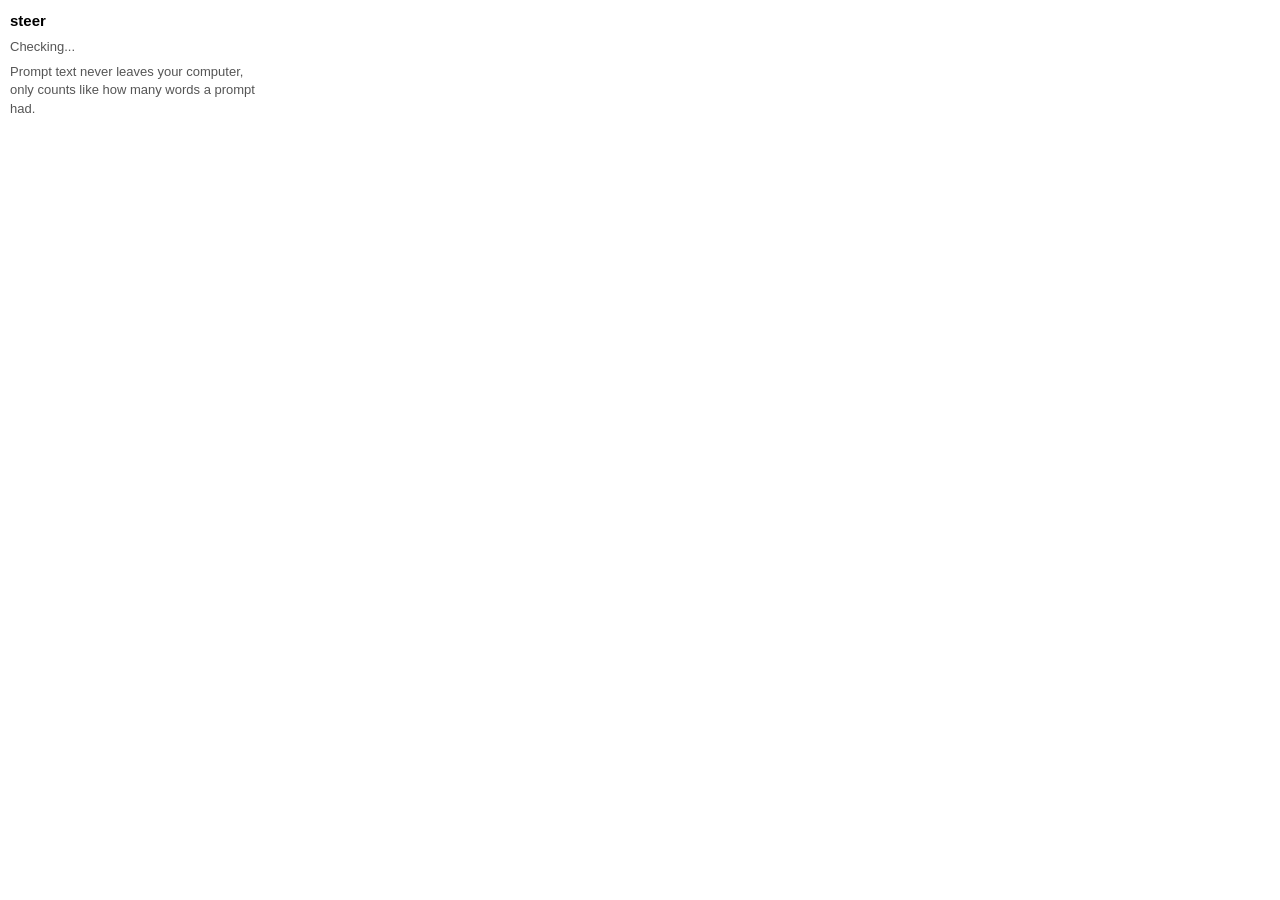
<file: extension/popup.html>
<!doctype html>
<html lang="en">
<head>
<meta charset="utf-8">
<style>
body{margin:0;width:280px;background:#fff;color:#000;font:13px/1.45 Arial,Helvetica,sans-serif}
main{padding:10px}
h1{font-size:15px;margin:0 0 6px}
p{margin:6px 0}
.muted{color:#555}
.red{color:#c00}
select,button{font:inherit;border:1px solid #000;border-radius:0;background:#fff;padding:2px 4px}
</style>
</head>
<body>
<main>
<h1>steer</h1>
<p id="state" class="muted">Checking...</p>
<p id="pick" hidden><label>Count ChatGPT and Claude time toward<br><select id="project"></select></label></p>
<p class="muted">Prompt text never leaves your computer, only counts like how many words a prompt had.</p>
</main>
<script src="popup.js"></script>
</body>
</html>
</file>
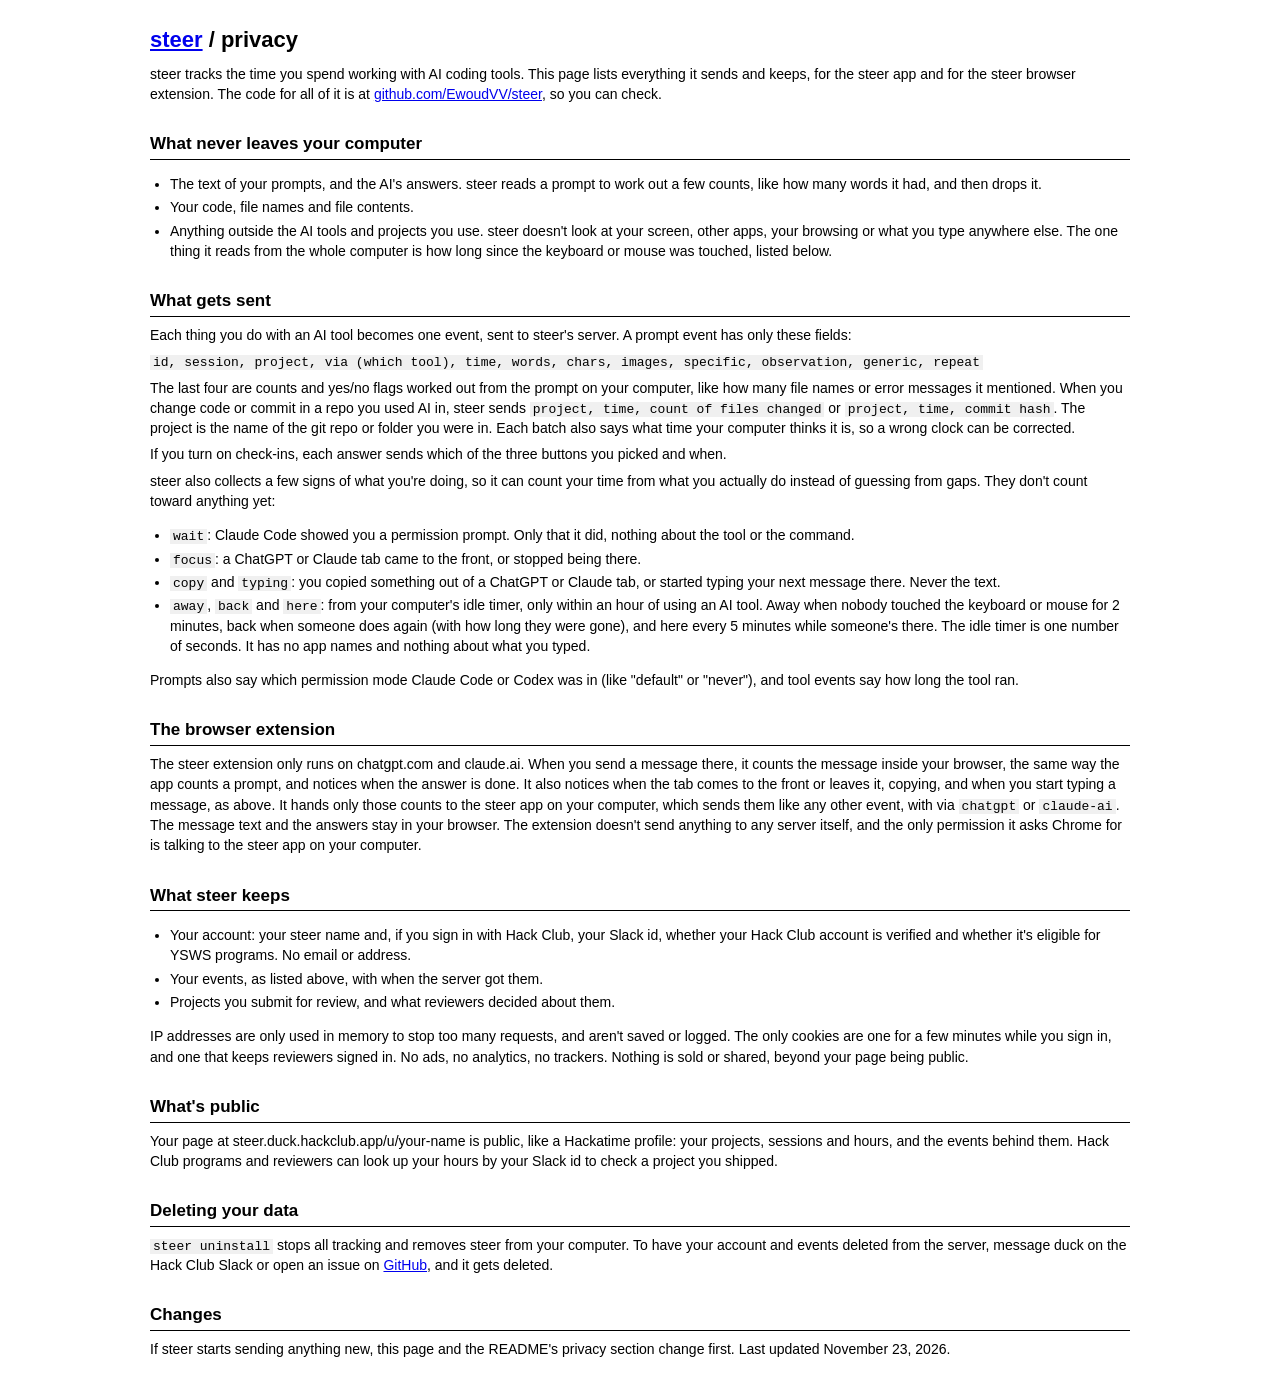
<file: web/privacy.html>
<!doctype html>
<html lang="en">
<head>
<meta charset="utf-8">
<meta name="viewport" content="width=device-width, initial-scale=1">
<meta http-equiv="Content-Security-Policy" content="default-src 'none'; style-src 'self' 'unsafe-inline'; img-src 'self' data:; form-action 'none'; base-uri 'none'">
<title>steer · privacy</title>
<link rel="stylesheet" href="style.css">
</head>
<body>
<main>
<h1><a href="/">steer</a> / privacy</h1>
<p>steer tracks the time you spend working with AI coding tools. This page lists everything it sends and keeps, for the steer app and for the steer browser extension. The code for all of it is at <a href="https://github.com/EwoudVV/steer">github.com/EwoudVV/steer</a>, so you can check.</p>

<h2>What never leaves your computer</h2>
<ul>
<li>The text of your prompts, and the AI's answers. steer reads a prompt to work out a few counts, like how many words it had, and then drops it.</li>
<li>Your code, file names and file contents.</li>
<li>Anything outside the AI tools and projects you use. steer doesn't look at your screen, other apps, your browsing or what you type anywhere else. The one thing it reads from the whole computer is how long since the keyboard or mouse was touched, listed below.</li>
</ul>

<h2>What gets sent</h2>
<p>Each thing you do with an AI tool becomes one event, sent to steer's server. A prompt event has only these fields:</p>
<p><code>id, session, project, via (which tool), time, words, chars, images, specific, observation, generic, repeat</code></p>
<p>The last four are counts and yes/no flags worked out from the prompt on your computer, like how many file names or error messages it mentioned. When you change code or commit in a repo you used AI in, steer sends <code>project, time, count of files changed</code> or <code>project, time, commit hash</code>. The project is the name of the git repo or folder you were in. Each batch also says what time your computer thinks it is, so a wrong clock can be corrected.</p>
<p>If you turn on check-ins, each answer sends which of the three buttons you picked and when.</p>
<p>steer also collects a few signs of what you're doing, so it can count your time from what you actually do instead of guessing from gaps. They don't count toward anything yet:</p>
<ul>
<li><code>wait</code>: Claude Code showed you a permission prompt. Only that it did, nothing about the tool or the command.</li>
<li><code>focus</code>: a ChatGPT or Claude tab came to the front, or stopped being there.</li>
<li><code>copy</code> and <code>typing</code>: you copied something out of a ChatGPT or Claude tab, or started typing your next message there. Never the text.</li>
<li><code>away</code>, <code>back</code> and <code>here</code>: from your computer's idle timer, only within an hour of using an AI tool. Away when nobody touched the keyboard or mouse for 2 minutes, back when someone does again (with how long they were gone), and here every 5 minutes while someone's there. The idle timer is one number of seconds. It has no app names and nothing about what you typed.</li>
</ul>
<p>Prompts also say which permission mode Claude Code or Codex was in (like "default" or "never"), and tool events say how long the tool ran.</p>

<h2>The browser extension</h2>
<p>The steer extension only runs on chatgpt.com and claude.ai. When you send a message there, it counts the message inside your browser, the same way the app counts a prompt, and notices when the answer is done. It also notices when the tab comes to the front or leaves it, copying, and when you start typing a message, as above. It hands only those counts to the steer app on your computer, which sends them like any other event, with via <code>chatgpt</code> or <code>claude-ai</code>. The message text and the answers stay in your browser. The extension doesn't send anything to any server itself, and the only permission it asks Chrome for is talking to the steer app on your computer.</p>

<h2>What steer keeps</h2>
<ul>
<li>Your account: your steer name and, if you sign in with Hack Club, your Slack id, whether your Hack Club account is verified and whether it's eligible for YSWS programs. No email or address.</li>
<li>Your events, as listed above, with when the server got them.</li>
<li>Projects you submit for review, and what reviewers decided about them.</li>
</ul>
<p>IP addresses are only used in memory to stop too many requests, and aren't saved or logged. The only cookies are one for a few minutes while you sign in, and one that keeps reviewers signed in. No ads, no analytics, no trackers. Nothing is sold or shared, beyond your page being public.</p>

<h2>What's public</h2>
<p>Your page at steer.duck.hackclub.app/u/your-name is public, like a Hackatime profile: your projects, sessions and hours, and the events behind them. Hack Club programs and reviewers can look up your hours by your Slack id to check a project you shipped.</p>

<h2>Deleting your data</h2>
<p><code>steer uninstall</code> stops all tracking and removes steer from your computer. To have your account and events deleted from the server, message duck on the Hack Club Slack or open an issue on <a href="https://github.com/EwoudVV/steer/issues">GitHub</a>, and it gets deleted.</p>

<h2>Changes</h2>
<p>If steer starts sending anything new, this page and the README's privacy section change first. Last updated November 23, 2026.</p>
</main>
</body>
</html>
</file>
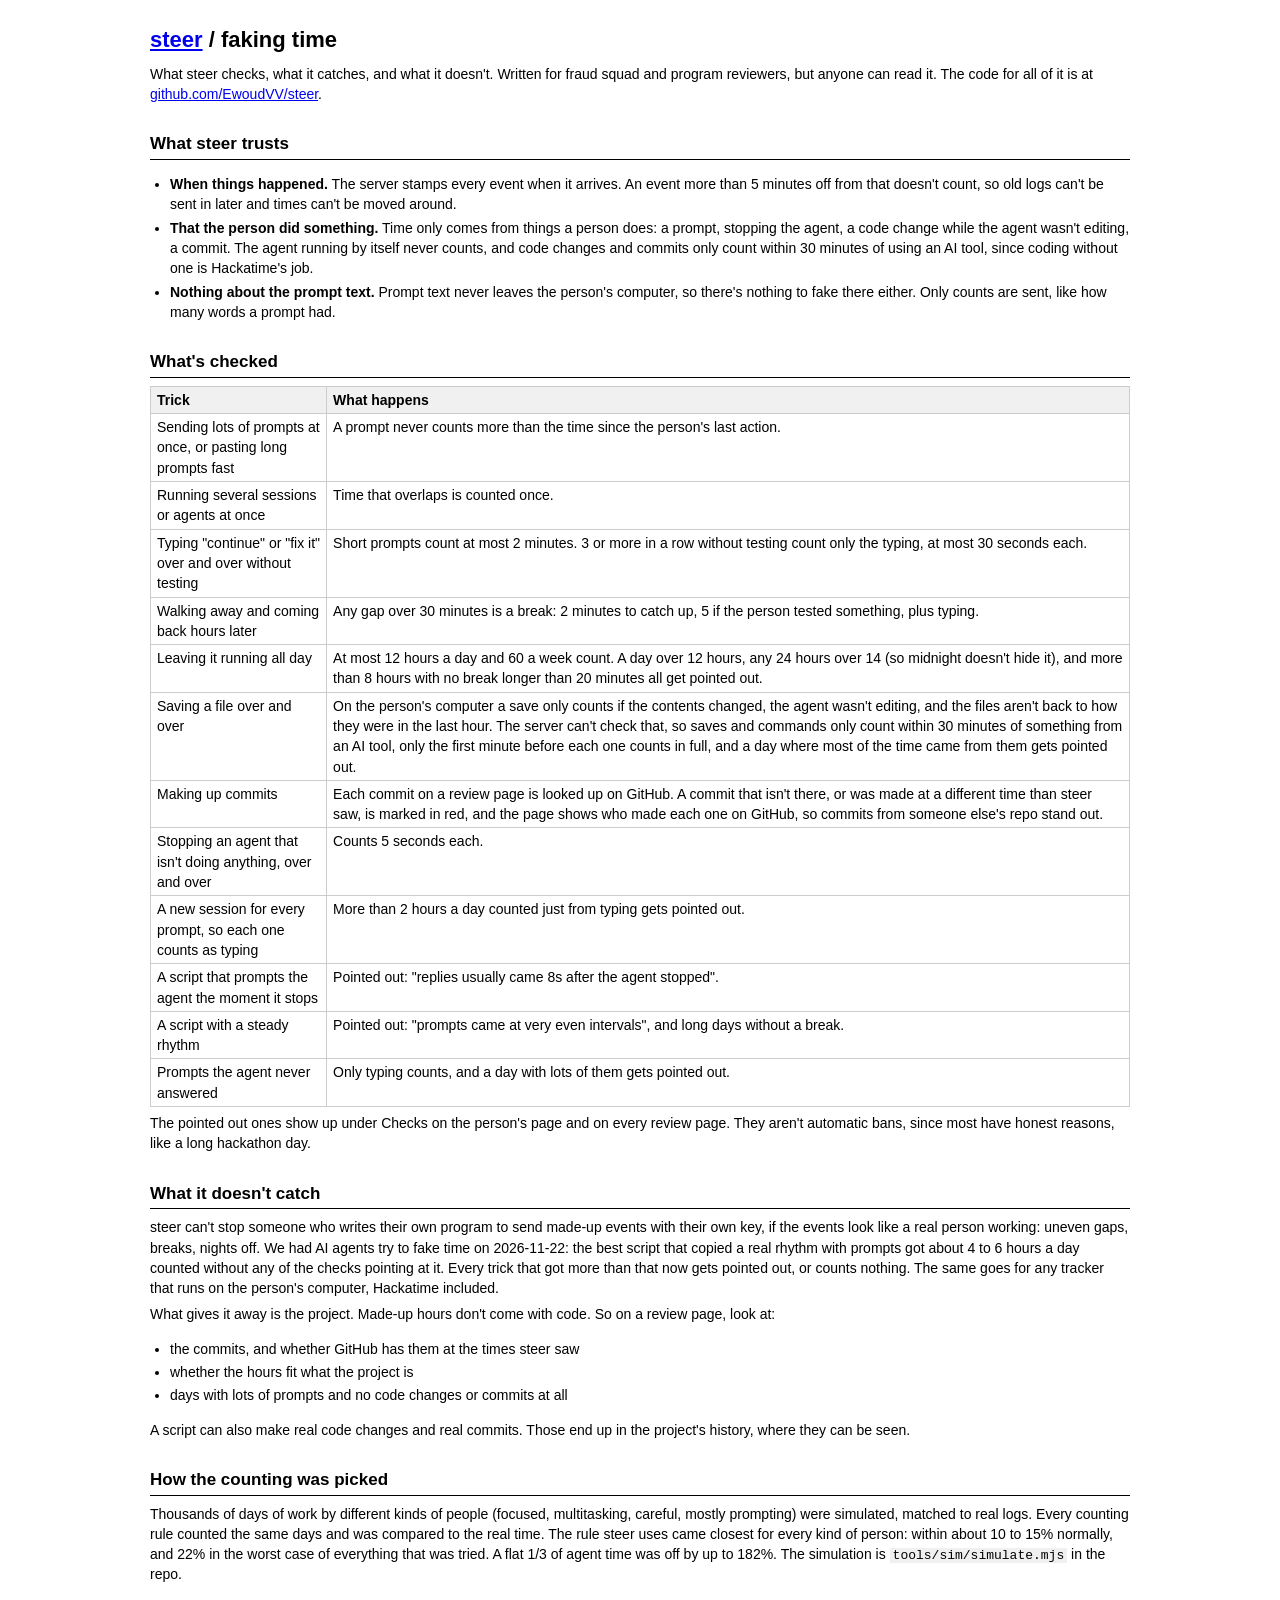
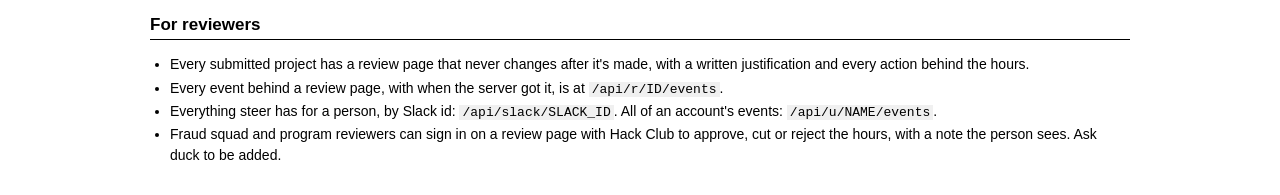
<file: web/trust.html>
<!doctype html>
<html lang="en">
<head>
<meta charset="utf-8">
<meta name="viewport" content="width=device-width, initial-scale=1">
<meta http-equiv="Content-Security-Policy" content="default-src 'none'; style-src 'self' 'unsafe-inline'; img-src 'self' data:; form-action 'none'; base-uri 'none'">
<title>steer · faking time</title>
<link rel="stylesheet" href="style.css">
</head>
<body>
<main>
<h1><a href="/">steer</a> / faking time</h1>
<p>What steer checks, what it catches, and what it doesn't. Written for fraud squad and program reviewers, but anyone can read it. The code for all of it is at <a href="https://github.com/EwoudVV/steer">github.com/EwoudVV/steer</a>.</p>

<h2>What steer trusts</h2>
<ul>
<li><b>When things happened.</b> The server stamps every event when it arrives. An event more than 5 minutes off from that doesn't count, so old logs can't be sent in later and times can't be moved around.</li>
<li><b>That the person did something.</b> Time only comes from things a person does: a prompt, stopping the agent, a code change while the agent wasn't editing, a commit. The agent running by itself never counts, and code changes and commits only count within 30 minutes of using an AI tool, since coding without one is Hackatime's job.</li>
<li><b>Nothing about the prompt text.</b> Prompt text never leaves the person's computer, so there's nothing to fake there either. Only counts are sent, like how many words a prompt had.</li>
</ul>

<h2>What's checked</h2>
<table class="list">
<tr><th>Trick</th><th>What happens</th></tr>
<tr><td>Sending lots of prompts at once, or pasting long prompts fast</td><td>A prompt never counts more than the time since the person's last action.</td></tr>
<tr><td>Running several sessions or agents at once</td><td>Time that overlaps is counted once.</td></tr>
<tr><td>Typing "continue" or "fix it" over and over without testing</td><td>Short prompts count at most 2 minutes. 3 or more in a row without testing count only the typing, at most 30 seconds each.</td></tr>
<tr><td>Walking away and coming back hours later</td><td>Any gap over 30 minutes is a break: 2 minutes to catch up, 5 if the person tested something, plus typing.</td></tr>
<tr><td>Leaving it running all day</td><td>At most 12 hours a day and 60 a week count. A day over 12 hours, any 24 hours over 14 (so midnight doesn't hide it), and more than 8 hours with no break longer than 20 minutes all get pointed out.</td></tr>
<tr><td>Saving a file over and over</td><td>On the person's computer a save only counts if the contents changed, the agent wasn't editing, and the files aren't back to how they were in the last hour. The server can't check that, so saves and commands only count within 30 minutes of something from an AI tool, only the first minute before each one counts in full, and a day where most of the time came from them gets pointed out.</td></tr>
<tr><td>Making up commits</td><td>Each commit on a review page is looked up on GitHub. A commit that isn't there, or was made at a different time than steer saw, is marked in red, and the page shows who made each one on GitHub, so commits from someone else's repo stand out.</td></tr>
<tr><td>Stopping an agent that isn't doing anything, over and over</td><td>Counts 5 seconds each.</td></tr>
<tr><td>A new session for every prompt, so each one counts as typing</td><td>More than 2 hours a day counted just from typing gets pointed out.</td></tr>
<tr><td>A script that prompts the agent the moment it stops</td><td>Pointed out: "replies usually came 8s after the agent stopped".</td></tr>
<tr><td>A script with a steady rhythm</td><td>Pointed out: "prompts came at very even intervals", and long days without a break.</td></tr>
<tr><td>Prompts the agent never answered</td><td>Only typing counts, and a day with lots of them gets pointed out.</td></tr>
</table>
<p>The pointed out ones show up under Checks on the person's page and on every review page. They aren't automatic bans, since most have honest reasons, like a long hackathon day.</p>

<h2>What it doesn't catch</h2>
<p>steer can't stop someone who writes their own program to send made-up events with their own key, if the events look like a real person working: uneven gaps, breaks, nights off. We had AI agents try to fake time on 2026-11-22: the best script that copied a real rhythm with prompts got about 4 to 6 hours a day counted without any of the checks pointing at it. Every trick that got more than that now gets pointed out, or counts nothing. The same goes for any tracker that runs on the person's computer, Hackatime included.</p>
<p>What gives it away is the project. Made-up hours don't come with code. So on a review page, look at:</p>
<ul>
<li>the commits, and whether GitHub has them at the times steer saw</li>
<li>whether the hours fit what the project is</li>
<li>days with lots of prompts and no code changes or commits at all</li>
</ul>
<p>A script can also make real code changes and real commits. Those end up in the project's history, where they can be seen.</p>

<h2>How the counting was picked</h2>
<p>Thousands of days of work by different kinds of people (focused, multitasking, careful, mostly prompting) were simulated, matched to real logs. Every counting rule counted the same days and was compared to the real time. The rule steer uses came closest for every kind of person: within about 10 to 15% normally, and 22% in the worst case of everything that was tried. A flat 1/3 of agent time was off by up to 182%. The simulation is <code>tools/sim/simulate.mjs</code> in the repo.</p>

<h2>For reviewers</h2>
<ul>
<li>Every submitted project has a review page that never changes after it's made, with a written justification and every action behind the hours.</li>
<li>Every event behind a review page, with when the server got it, is at <code>/api/r/ID/events</code>.</li>
<li>Everything steer has for a person, by Slack id: <code>/api/slack/SLACK_ID</code>. All of an account's events: <code>/api/u/NAME/events</code>.</li>
<li>Fraud squad and program reviewers can sign in on a review page with Hack Club to approve, cut or reject the hours, with a note the person sees. Ask duck to be added.</li>
</ul>
</main>
</body>
</html>
</file>
<file: web/style.css>
body{margin:0;background:#fff;color:#000;font:14px/1.45 Arial,Helvetica,sans-serif}
main{max-width:980px;margin:0 auto;padding:16px}
h1{font-size:22px;margin:8px 0}
h2{font-size:17px;margin:28px 0 8px;padding-bottom:2px;border-bottom:1px solid #000}
h3{font-size:15px;margin:20px 0 6px}
p{margin:6px 0}
code{font:13px Menlo,Consolas,monospace;background:#f0f0f0;padding:0 3px}
.muted{color:#555;font-weight:normal}
.red{color:#c00}
table{border-collapse:collapse}
th,td{border:1px solid #ccc;padding:3px 6px;text-align:left;vertical-align:top}
th{background:#f0f0f0}
.totals td{text-align:right;min-width:90px}
.list{width:100%}
.r{text-align:right;white-space:nowrap}
.bars{width:28%}
.bar{height:6px;margin:2px 0;min-width:1px}
.bar.you{background:#000}
.bar.agent{background:#bbb}
details{border:1px solid #ccc;margin:4px 0;padding:4px 6px}
summary{cursor:pointer}
.strip{display:flex;height:10px;margin:6px 0;border:1px solid #ccc}
.blk{display:flex;flex-basis:0;min-width:1px;border-right:1px solid #fff}
.blk i{display:block;flex-basis:0;min-width:0}
.blk i.h{background:#000}
.blk i.h.flow{background:#c00}
.blk i.a{background:#bbb}
.turns{font-size:13px;margin-bottom:4px}
tr.flow td{background:#fff0f0}
.scroll{overflow-x:auto}
ul{padding-left:20px}
li{margin:3px 0}
#drop{border:2px dashed #000;padding:24px 16px;text-align:center;margin:8px 0}
#drop.over{background:#f0f0f0}
button,select,input{font:inherit}
button{border:1px solid #000;background:#fff;padding:3px 10px;cursor:pointer;border-radius:0}
button:hover{background:#000;color:#fff}
.hidden{display:none!important}
pre{background:#f0f0f0;padding:6px 8px;overflow-x:auto;margin:4px 0}
pre code{background:none;padding:0}
.code{font:bold 28px Menlo,Consolas,monospace;letter-spacing:2px;margin:10px 0}
a.button{display:inline-block;border:1px solid #000;padding:6px 14px;color:#000;text-decoration:none}
a.button:hover{background:#000;color:#fff}
.cmd{display:flex;gap:6px;margin:4px 0}
.cmd pre{flex:1;margin:0;min-width:0}
button.link{border:0;padding:0;background:none;color:#000;text-decoration:underline}
button.link:hover{background:none;color:#000}
</file>
